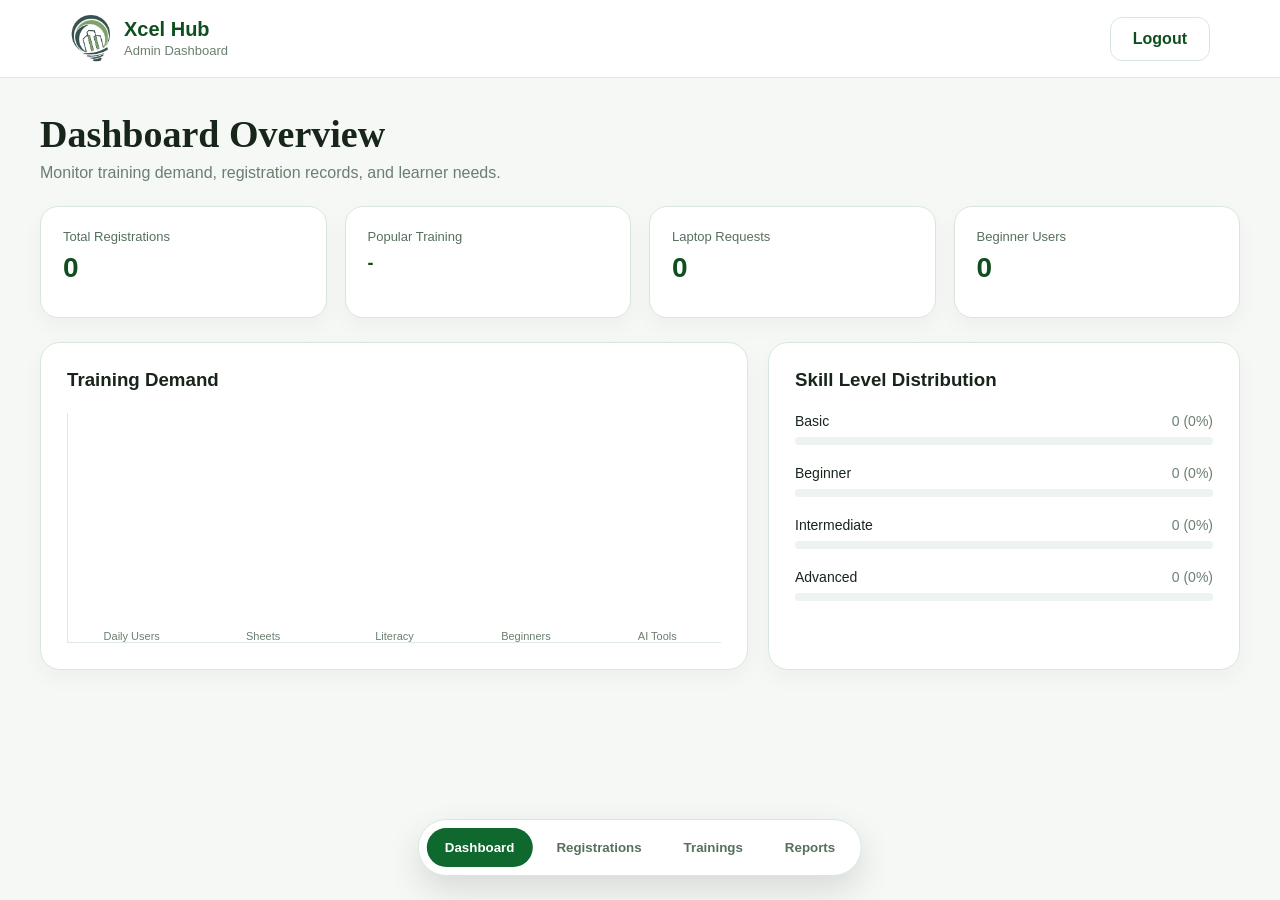
<file: admin.html>
<!DOCTYPE html>
<html lang="en">
<head>
    <meta charset="UTF-8">
    <meta name="viewport" content="width=device-width, initial-scale=1.0">
    <title>Xcel Hub Admin</title>

    <link rel="stylesheet" href="../CSS/admin.css">
</head>

<body class="admin-page">

    <header class="admin-topbar">
        <div class="admin-brand">
            <img src="../Images/logo.png" alt="">
            <div>
                <h3>Xcel Hub</h3>
                <span>Admin Dashboard</span>
            </div>
        </div>

        <a href="index.html" class="admin-logout">Logout</a>
    </header>

    <main class="admin-wrapper">

        <section id="dashboard" class="admin-section active">
            <div class="admin-title">
                <h1>Dashboard Overview</h1>
                <p>Monitor training demand, registration records, and learner needs.</p>
            </div>

            <div class="dashboard-cards">
                <div class="dashboard-card">
                    <p>Total Registrations</p>
                    <h2 id="totalRegistrations">0</h2>
                </div>

                <div class="dashboard-card">
                    <p>Popular Training</p>
                    <h2 id="popularTraining">-</h2>
                </div>

                <div class="dashboard-card">
                    <p>Laptop Requests</p>
                    <h2 id="laptopRequests">0</h2>
                </div>

                <div class="dashboard-card">
                    <p>Beginner Users</p>
                    <h2 id="beginnerUsers">0</h2>
                </div>
            </div>

            <div class="dashboard-grid">

                <div class="dashboard-panel">
                    <h3>Training Demand</h3>

                    <div class="bar-chart">
                        <div>
                            <span id="barDailyUsers" style="height:10%" data-tooltip="Excel for Daily Users: 0 responses"></span>
                            <p>Daily Users</p>
                        </div>

                        <div>
                            <span id="barSheets" style="height:10%" data-tooltip="Google Sheets Mastery: 0 responses"></span>
                            <p>Sheets</p>
                        </div>

                        <div>
                            <span id="barLiteracy" style="height:10%" data-tooltip="Computer Literacy: 0 responses"></span>
                            <p>Literacy</p>
                        </div>

                        <div>
                            <span id="barBeginners" style="height:10%" data-tooltip="Excel for Beginners: 0 responses"></span>
                            <p>Beginners</p>
                        </div>

                        <div>
                            <span id="barAITools" style="height:10%" data-tooltip="Excel Formulas & AI Tools: 0 responses"></span>
                            <p>AI Tools</p>
                        </div>
                    </div>
                </div>

                <div class="dashboard-panel">
                    <h3>Skill Level Distribution</h3>

                    <div class="skill-row">
                        <label>Basic <span id="basicCount">0 (0%)</span></label>
                        <div><span id="basicBar" style="width:0%"></span></div>
                    </div>

                    <div class="skill-row">
                        <label>Beginner <span id="beginnerCount">0 (0%)</span></label>
                        <div><span id="beginnerBar" style="width:0%"></span></div>
                    </div>

                    <div class="skill-row">
                        <label>Intermediate <span id="intermediateCount">0 (0%)</span></label>
                        <div><span id="intermediateBar" style="width:0%"></span></div>
                    </div>

                    <div class="skill-row">
                        <label>Advanced <span id="advancedCount">0 (0%)</span></label>
                        <div><span id="advancedBar" style="width:0%"></span></div>
                    </div>
                </div>

            </div>
        </section>

        <section id="registrations" class="admin-section">
            <div class="admin-title">
                <h1>Registration Records</h1>
                <p>View submitted training registration responses.</p>
            </div>

            <div class="table-card">
                <input type="text" class="admin-search" id="adminSearch" placeholder="Search registrations...">

                <table>
                    <thead>
    <tr>
        <th>Registrant</th>
        <th>Email</th>
        <th>Contact No.</th>
        <th>Training Interest</th>
        <th>Laptop</th>
        <th>Learning Goals</th>
        <th>Excel Usage</th>
        <th>Status</th>
        <th>Action</th>
    </tr>
</thead>

                    <tbody id="registrationTableBody"></tbody>
                </table>
            </div>
        </section>

        <section id="trainingsAdmin" class="admin-section">
            <div class="admin-title">
                <h1>Training Programs</h1>
                <p>Summary of available training interests.</p>
            </div>

            <div class="training-admin-grid" id="trainingAdminGrid"></div>
        </section>

        <section id="reports" class="admin-section">
            <div class="admin-title">
                <h1>Reports</h1>
                <p>Quick admin summary for planning future training schedules.</p>
            </div>

            <div class="report-card">
                <h3>Admin Notes</h3>
                <p id="adminReportText">
                    No registration data yet. Once users submit registration forms,
                    this section will summarize the most requested training and learner needs.
                </p>
            </div>
        </section>

    </main>

    <nav class="admin-bottom-nav">
        <button onclick="showAdminSection('dashboard')" class="active">Dashboard</button>
        <button onclick="showAdminSection('registrations')">Registrations</button>
        <button onclick="showAdminSection('trainingsAdmin')">Trainings</button>
        <button onclick="showAdminSection('reports')">Reports</button>
    </nav>

    <script src="../JS/admin.js"></script>

    <div class="email-modal" id="emailModal">
    <div class="email-box">
        <button class="email-close" onclick="closeEmailModal()">×</button>

        <h2>Email Preview</h2>

        <p class="email-label">Send to:</p>
        <p id="emailTo" class="email-to"></p>

        <p class="email-label">Message:</p>
        <pre id="emailMessage" class="email-message"></pre>

        <a id="openEmailBtn" class="open-email-btn">
            Open Email
        </a>
    </div>
</div>

<div class="delete-modal" id="deleteModal">
    <div class="delete-box">
        <h2>Delete Registration?</h2>

        <p>
            Are you sure you want to delete this registration record?
            This action cannot be undone.
        </p>

        <div class="delete-actions">
            <button class="cancel-delete-btn" onclick="closeDeleteModal()">
                Cancel
            </button>

            <button class="confirm-delete-btn" onclick="confirmDeleteRegistration()">
                Delete
            </button>
        </div>
    </div>
</div>

</body>
</html>
</file>
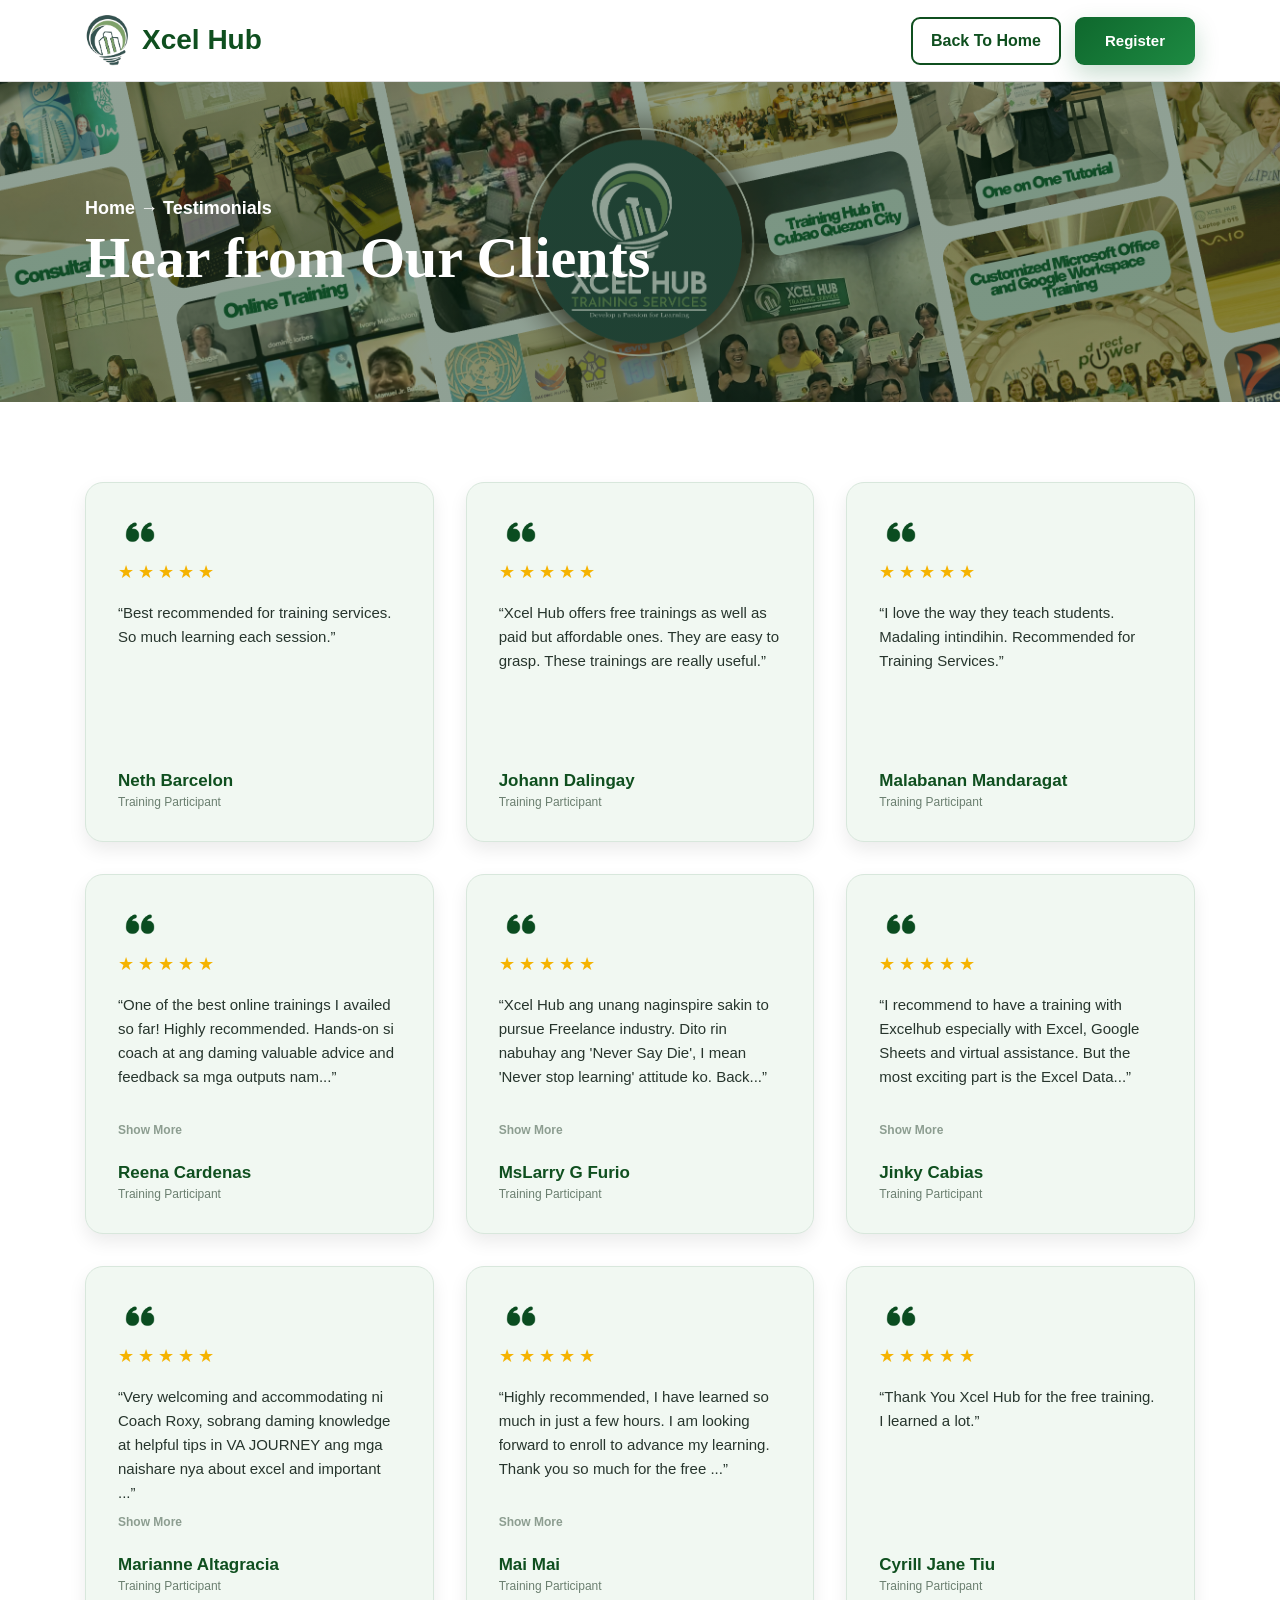
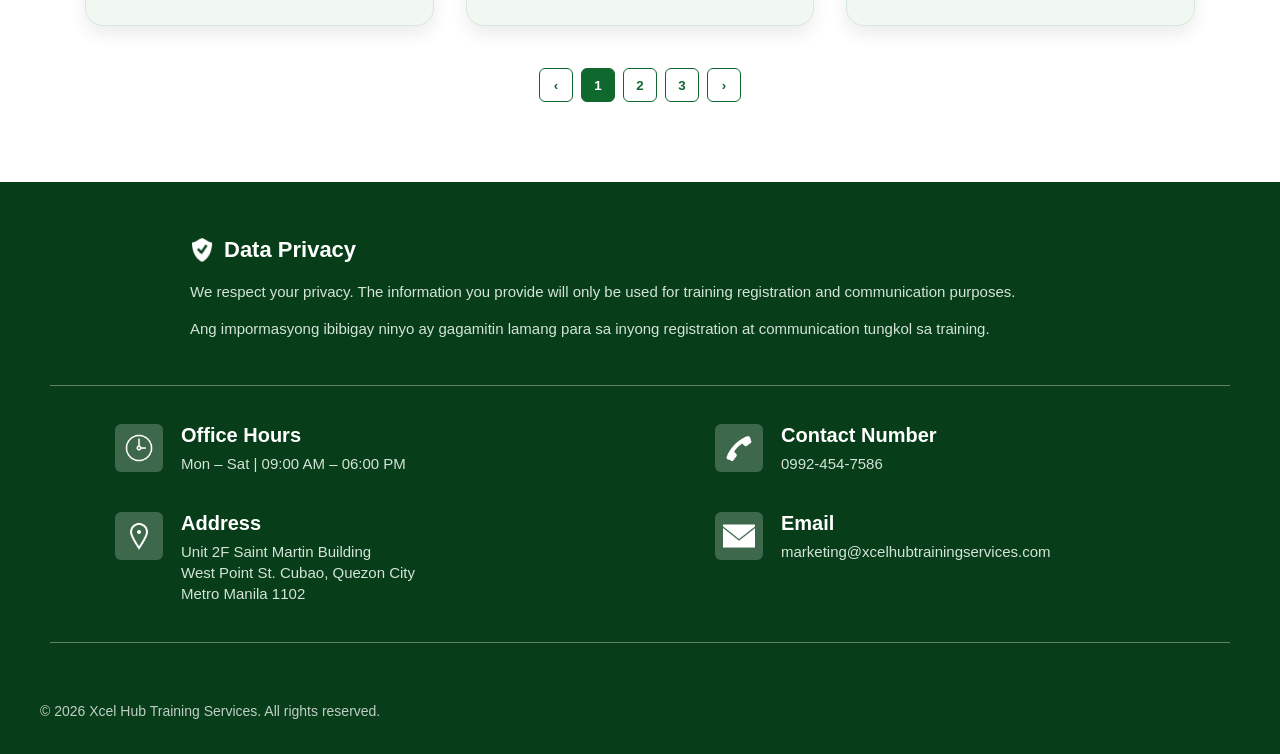
<file: testimonials.html>
<!DOCTYPE html>
<html lang="en">

<head>
    <meta charset="UTF-8">
    <meta name="viewport" content="width=device-width, initial-scale=1.0">

    <title>Xcel Hub Testimonials</title>

    <link rel="stylesheet" href="../CSS/style.css">
</head>

<body>

    <!-- HEADER -->

    <header class="testimonial-header">

        <div class="testimonial-logo">
            <img src="../Images/logo.png" alt="">
            <h2>Xcel Hub</h2>
        </div>

        <div class="testimonial-header-buttons">
            <a href="index.html" class="back-home-btn">
                Back To Home
            </a>

            <a href="index.html#registration" class="register-btn">
                Register
            </a>
        </div>

    </header>


    <!-- HERO -->

    <section class="testimonial-hero">

        <div class="testimonial-hero-content">
            <p>Home → Testimonials</p>

            <h1>
                Hear from Our Clients
            </h1>
        </div>

    </section>


    <!-- TESTIMONIALS -->

    <section class="testimonial-section">

        <div class="testimonial-grid" id="testimonialGrid">

        </div>

        <div class="pagination" id="pagination">

        </div>

    </section>


    <!-- FOOTER -->

    <footer class="footer">

        <div class="footer-privacy">

            <div class="privacy-title">
                <img src="../Images/dataPrivacy.png" alt="">

                <h3>Data Privacy</h3>
            </div>

            <p>
                We respect your privacy. The information you provide will only
                be used for training registration and communication purposes.
            </p>

            <p>
                Ang impormasyong ibibigay ninyo ay gagamitin lamang para
                sa inyong registration at communication tungkol sa training.
            </p>

        </div>

        <hr>

        <div class="footer-info">

            <div class="footer-box">

                <img src="../Images/office_hours.png" alt="">

                <div>
                    <h4>Office Hours</h4>

                    <p>
                        Mon – Sat | 09:00 AM – 06:00 PM
                    </p>
                </div>

            </div>

            <div class="footer-box">

                <img src="../Images/contactNo.png" alt="">

                <div>
                    <h4>Contact Number</h4>

                    <p>0992-454-7586</p>
                </div>

            </div>

            <div class="footer-box">

                <img src="../Images/address.png" alt="">

                <div>
                    <h4>Address</h4>

                    <p>
                        Unit 2F Saint Martin Building <br>
                        West Point St. Cubao, Quezon City <br>
                        Metro Manila 1102
                    </p>
                </div>

            </div>

            <div class="footer-box">

                <img src="../Images/email.png" alt="">

                <div>
                    <h4>Email</h4>

                    <p>
                        marketing@xcelhubtrainingservices.com
                    </p>
                </div>

            </div>

        </div>

        <hr>

        <div class="footer-bottom">
            <p>
                © 2026 Xcel Hub Training Services.
                All rights reserved.
            </p>
        </div>

    </footer>


    <!-- JS -->

    <script src="../JS/testimonials.js"></script>

</body>

</html>
</file>
<file: CSS/admin.css>
* {
    margin: 0;
    padding: 0;
    box-sizing: border-box;
}

body.admin-page {
    font-family: Arial, sans-serif;
    background: #f5f8f5;
    color: #17251b;
    padding: 0;
}

/* TOP BAR */

.admin-topbar {
    height: 78px;
    padding: 0 70px;
    background: white;
    border-bottom: 1px solid #dfe8e1;

    display: flex;
    justify-content: space-between;
    align-items: center;
}

.admin-brand {
    display: flex;
    align-items: center;
    gap: 12px;
}

.admin-brand img {
    width: 42px;
}

.admin-brand h3 {
    color: #0f4f1f;
    font-size: 20px;
}

.admin-brand span {
    font-size: 13px;
    color: #6b7f70;
}

.admin-logout {
    padding: 12px 22px;
    border: 1px solid #d8e7dc;
    border-radius: 12px;
    color: #0f4f1f;
    text-decoration: none;
    font-weight: 700;
    background: white;
}

/* MAIN WRAPPER */

.admin-wrapper {
    max-width: 1280px;
    margin: auto;
    padding: 34px 40px 100px;
}

.admin-title {
    margin-bottom: 24px;
}

.admin-title h1 {
    font-family: Georgia, 'Times New Roman', serif;
    font-size: 38px;
    color: #17251b;
}

.admin-title p {
    margin-top: 8px;
    color: #6b7f70;
}

/* SECTION SWITCHING */

.admin-section {
    display: none;
}

.admin-section.active {
    display: block;
}

/* DASHBOARD CARDS */

.dashboard-cards {
    display: grid;
    grid-template-columns: repeat(4, 1fr);
    gap: 18px;
    margin-bottom: 24px;
}

.dashboard-card {
    min-height: 112px;
    background: white;
    border: 1px solid #d8e7dc;
    border-radius: 18px;
    padding: 22px;

    box-shadow: 0 8px 22px rgba(0,0,0,0.04);
}

.dashboard-card p {
    font-size: 13px;
    color: #55705c;
    margin-bottom: 8px;
}

.dashboard-card h2 {
    font-size: 28px;
    color: #0f4f1f;
}

.dashboard-card:nth-child(2) h2 {
    font-size: 18px;
    line-height: 1.3;
}

/* DASHBOARD PANELS */

.dashboard-grid {
    display: grid;
    grid-template-columns: 1.5fr 1fr;
    gap: 20px;
    margin-bottom: 24px;
}

.dashboard-panel {
    background: white;
    border: 1px solid #d8e7dc;
    border-radius: 20px;
    padding: 26px;
    box-shadow: 0 8px 22px rgba(0,0,0,0.04);
}

.dashboard-panel h3 {
    margin-bottom: 22px;
    color: #17251b;
}

/* FAKE BAR CHART */

.bar-chart {
    height: 230px;
    display: flex;
    align-items: end;
    gap: 24px;
    padding: 20px 10px 0;
    border-left: 1px solid #dfe8e1;
    border-bottom: 1px solid #dfe8e1;
}

.bar-chart div {
    flex: 1;
    height: 100%;
    display: flex;
    flex-direction: column;
    justify-content: end;
    align-items: center;
}

.bar-chart span {
    width: 100%;
    max-width: 70px;
    background: #0f4f1f;
    border-radius: 8px 8px 0 0;
}

.bar-chart p {
    margin-top: 10px;
    font-size: 11px;
    color: #6b7f70;
    text-align: center;
}

/* SKILL DISTRIBUTION */

.skill-row {
    margin-bottom: 20px;
}

.skill-row label {
    display: flex;
    justify-content: space-between;
    font-size: 14px;
    margin-bottom: 8px;
    color: #17251b;
}

.skill-row label span {
    color: #6b7f70;
}

.skill-row div {
    height: 8px;
    background: #edf3ee;
    border-radius: 50px;
    overflow: hidden;
}

.skill-row div span {
    display: block;
    height: 100%;
    background: #0f4f1f;
    border-radius: 50px;
}

/* TABLE */

.table-card {
    background: white;
    border: 1px solid #d8e7dc;
    border-radius: 20px;
    overflow: hidden;
    box-shadow: 0 8px 22px rgba(0,0,0,0.04);
}

.admin-search {
    width: 360px;
    margin: 22px;
    padding: 13px 16px;
    border: 1px solid #d8e7dc;
    border-radius: 12px;
    outline: none;
}

.table-card table {
    width: 100%;
    border-collapse: collapse;
}

.table-card th {
    text-align: left;
    padding: 14px;
    color: #55705c;
    font-size: 13px;
    border-top: 1px solid #edf3ee;
    border-bottom: 1px solid #edf3ee;
}

.table-card td {
    padding: 14px;
    font-size: 14px;
    border-bottom: 1px solid #f0f4f1;
}

/* TRAINING ADMIN */

.training-admin-grid {
    display: grid;
    grid-template-columns: repeat(2, 1fr);
    gap: 18px;
}

.training-admin-card,
.report-card {
    background: white;
    border: 1px solid #d8e7dc;
    border-radius: 20px;
    padding: 26px;
    box-shadow: 0 8px 22px rgba(0,0,0,0.04);
}

.training-admin-card h3,
.report-card h3 {
    color: #0f4f1f;
    margin-bottom: 10px;
}

.training-admin-card p,
.report-card p {
    color: #55705c;
    line-height: 1.6;
    margin-bottom: 14px;
}

.training-admin-card span {
    display: inline-block;
    padding: 8px 14px;
    border-radius: 50px;
    background: #e7f3e9;
    color: #0f682d;
    font-size: 13px;
    font-weight: 700;
}

/* BOTTOM NAV */

.admin-bottom-nav {
    position: fixed;
    left: 50%;
    bottom: 24px;
    transform: translateX(-50%);

    background: white;
    border: 1px solid #d8e7dc;
    border-radius: 50px;
    padding: 8px;

    display: flex;
    gap: 6px;
    box-shadow: 0 14px 34px rgba(0,0,0,0.12);
}

.admin-bottom-nav button {
    border: none;
    background: transparent;
    padding: 12px 18px;
    border-radius: 50px;
    cursor: pointer;

    color: #55705c;
    font-weight: 700;
}

.admin-bottom-nav button.active {
    background: #0f682d;
    color: white;
}

/* RESPONSIVE */

@media (max-width: 900px) {
    .admin-topbar {
        padding: 0 24px;
    }

    .admin-wrapper {
        padding: 28px 20px 120px;
    }

    .dashboard-cards,
    .dashboard-grid,
    .training-admin-grid {
        grid-template-columns: 1fr;
    }

    .table-card {
    overflow-x: hidden;
    }

    .admin-search {
        width: calc(100% - 44px);
    }

    .admin-bottom-nav {
        width: 92%;
        overflow-x: auto;
        justify-content: flex-start;
    }
}

/*Action*/

.table-card {
    background: white;
    border: 1px solid #dce8df;
    border-radius: 22px;
    padding: 24px;
    box-shadow: 0 8px 20px rgba(0,0,0,0.04);
    overflow-x: hidden;
    width: 100%;
}

.table-card table {
    width: 100%;
    border-collapse: collapse;
    table-layout: fixed;
}

.table-card thead,
.table-card tbody tr {
    display: table;
    width: 100%;
    table-layout: fixed;
}

.table-card tbody {
    display: block;
    max-height: 620px;
    overflow-y: auto;
    overflow-x: hidden;
}

.table-card th,
.table-card td {
    padding: 14px 8px;
    vertical-align: middle;
    border-bottom: 1px solid #eef3ef;
    font-size: 12.5px;
    color: #17251b;
}

.table-card th {
    color: #355d3d;
    font-weight: 700;
    text-align: left;
}

/* COLUMN WIDTHS */
.table-card th:nth-child(1),
.table-card td:nth-child(1) { width: 13%; }

.table-card th:nth-child(2),
.table-card td:nth-child(2) { width: 16%; }

.table-card th:nth-child(3),
.table-card td:nth-child(3) { width: 12%; }

.table-card th:nth-child(4),
.table-card td:nth-child(4) { width: 14%; }

.table-card th:nth-child(5),
.table-card td:nth-child(5) { width: 5%; }

.table-card th:nth-child(6),
.table-card td:nth-child(6) { width: 17%; }

.table-card th:nth-child(7),
.table-card td:nth-child(7) { width: 9%; }

.table-card th:nth-child(8),
.table-card td:nth-child(8) {
    width: 6%;
    text-align: center;
}

.table-card th:nth-child(9),
.table-card td:nth-child(9) {
    width: 9%;
    text-align: left;
    padding-left: 22px;
}

/* CELL FIXES */
.registrant-cell span {
    display: block;
    margin-top: 4px;
    font-size: 12px;
    color: #98a29b;
    font-weight: 500;
}

.email-cell {
    word-break: break-word;
    overflow-wrap: anywhere;
    line-height: 1.4;
}

.message-cell {
    line-height: 1.4;
    word-break: break-word;
}

/* STATUS */
.status-badge {
    display: inline-flex;
    align-items: center;
    justify-content: center;
    padding: 6px 10px;
    border-radius: 50px;
    font-size: 11px;
    font-weight: 700;
    white-space: nowrap;
}

.status-badge.interested {
    background: #fff4d6;
    color: #9a6700;
}

.status-badge.contacted {
    background: #e7f3e9;
    color: #0f682d;
}

/* ACTION ICONS */
.action-buttons {
    display: flex;
    justify-content: center;
    align-items: center;
    gap: 8px;
    height: 100%;
    min-height: 48px;
}

.table-card td:nth-child(9) {
    vertical-align: middle;
}

.email-record-btn,
.delete-record-btn {
    border: none;
    background: transparent;
    cursor: pointer;
    padding: 0;
    display: flex;
    justify-content: center;
    align-items: center;
}

.email-record-btn img,
.delete-record-btn img {
    width: 15px;
    height: 15px;
    object-fit: contain;
}

.email-record-btn:hover,
.delete-record-btn:hover {
    transform: scale(1.12);
    opacity: 0.8;
}

/* EMAIL MODAL */
.email-modal,
.delete-modal {
    position: fixed;
    inset: 0;
    background: rgba(0,0,0,0.45);
    display: none;
    justify-content: center;
    align-items: center;
    z-index: 99999;
}

.email-modal.active,
.delete-modal.active {
    display: flex;
}

.email-box,
.delete-box {
    width: 100%;
    max-width: 520px;
    background: white;
    border-radius: 22px;
    padding: 32px;
    position: relative;
    box-shadow: 0 20px 60px rgba(0,0,0,0.25);
}

.email-close {
    position: absolute;
    top: 16px;
    right: 20px;
    border: none;
    background: none;
    font-size: 28px;
    cursor: pointer;
}

.email-box h2 {
    color: #0f4f1f;
    margin-bottom: 18px;
}

.email-label {
    color: #6b7f70;
    font-size: 13px;
    font-weight: 700;
    margin-top: 14px;
}

.email-to {
    margin-top: 6px;
    font-weight: 700;
}

.email-message {
    margin-top: 10px;
    background: #f4faf4;
    border: 1px solid #dce8df;
    border-radius: 14px;
    padding: 16px;
    white-space: pre-wrap;
    font-family: Arial, sans-serif;
    line-height: 1.5;
}

.open-email-btn {
    display: block;
    text-align: center;
    margin-top: 20px;
    padding: 14px;
    border-radius: 50px;
    background: #0f682d;
    color: white;
    text-decoration: none;
    font-weight: 700;
}

/* DELETE MODAL */
.delete-box {
    max-width: 420px;
    text-align: center;
}

.delete-box h2 {
    color: #b42318;
    margin-bottom: 12px;
}

.delete-box p {
    color: #6b7f70;
    line-height: 1.5;
    margin-bottom: 26px;
}

.delete-actions {
    display: flex;
    gap: 12px;
}

.cancel-delete-btn,
.confirm-delete-btn {
    flex: 1;
    border: none;
    padding: 14px;
    border-radius: 50px;
    font-weight: 700;
    cursor: pointer;
}

.cancel-delete-btn {
    background: #eef4ef;
    color: #355d3d;
}

.confirm-delete-btn {
    background: #d62828;
    color: white;

    
}
.table-card th:nth-child(8),
.table-card td:nth-child(8) {
    width: 7% !important;
    text-align: center !important;
}

.table-card th:nth-child(9),
.table-card td:nth-child(9) {
    width: 8% !important;
    text-align: center !important;
    padding-left: 0 !important;
    padding-right: 0 !important;
}

.table-card td.action-buttons {
    display: table-cell !important;
    vertical-align: middle !important;
    text-align: center !important;
}

.table-card td.action-buttons button {
    display: inline-flex !important;
    vertical-align: middle !important;
    margin: 0 4px !important;
}

.table-card td.action-buttons img {
    width: 15px !important;
    height: 15px !important;
}
</file>
<file: CSS/style.css>
html,
body {
    overflow-x: hidden;
}

* {
    margin: 0;
    padding: 0;
    box-sizing: border-box;
}

html {
    scroll-behavior: smooth;
}

body {
    font-family: Arial, sans-serif;
    background-color: #f7faf7;
    color: #17251b;

    overflow-x: hidden;
    padding-top: 90px;
}

/* HEADER */

.header {
    width: 100%;
    height: 70px;
    padding: 0 70px;

    display: flex;
    justify-content: space-between;
    align-items: center;

    position: fixed;
    top: 0;
    left: 0;

    z-index: 9999;

    background: rgba(255, 255, 255, 0.88);
    backdrop-filter: blur(12px);

    border-bottom: 1px solid rgba(15, 79, 31, 0.08);
}

/* LOGO */

.logo-area {
    display: flex;
    align-items: center;
    gap: 10px;
}

.logo-area img {
    width: 42px;
}

.logo-area h2,
.logo-area span {
    font-size: 22px;
    font-weight: 800;
    color: #0f4f1f;
}

/* NAV */

.nav-links {
    display: flex;
    align-items: center;
    gap: 34px;
}

.nav-links a {
    position: relative;

    color: #1e2a21;
    text-decoration: none;

    font-size: 15px;
    font-weight: 600;

    transition: 0.3s;
}

.nav-links a:hover {
    color: #0f682d;
}

.nav-links a::after {
    content: "";

    position: absolute;
    left: 0;
    bottom: -6px;

    width: 0%;
    height: 2px;

    background-color: #0f682d;

    transition: 0.3s;
}

.nav-links a:hover::after {
    width: 100%;
}

/* REGISTER BUTTON */

.register-btn {
    display: inline-flex;
    align-items: center;
    justify-content: center;

    padding: 13px 28px;

    background: linear-gradient(
        135deg,
        #0f682d,
        #1d8a42
    );

    color: white;
    text-decoration: none;

    font-size: 15px;
    font-weight: 600;

    border-radius: 50px;

    border: none;

    box-shadow: 0 10px 24px rgba(15, 104, 45, 0.22);

    transition: 0.3s ease;
}

.register-btn:hover {
    transform: translateY(-2px);

    background: linear-gradient(
        135deg,
        #0d5d28,
        #23994a
    );

    box-shadow: 0 16px 30px rgba(15, 104, 45, 0.28);
}

.register-btn:hover {
    background-color: #0b4f22;
    transform: translateY(-2px);
}

/* BODY FIX */

body {
    padding-top: 70px;
}

/* HOME BUTTONS */

.home-buttons {
    display: flex;
    gap: 16px;
    margin-top: 12px;
}

.home-buttons a {
    padding: 15px 28px;
    border-radius: 12px;

    font-size: 15px;
    font-weight: 700;

    text-decoration: none;

    transition: 0.3s;
}

/* VIEW TRAININGS */

.view-btn {
    background: rgba(255,255,255,0.12);

    border: 1.5px solid rgba(255,255,255,0.55);

    color: white;

    backdrop-filter: blur(10px);
}

.view-btn:hover {
    background: white;
    color: #0f4f1f;
}

/* VIEW TESTIMONIALS */

.home-buttons .register-btn {
    background-color: #0f682d;
    border: 1.5px solid #0f682d;
}

.home-buttons .register-btn:hover {
    background-color: #0b4f22;
}

/* HOME */

.home-section {
    height: 100vh;
    margin-top: -82px;

    padding-top: 170px;
    padding-left: 85px;
    padding-right: 85px;

    position: relative;

    display: flex;
    align-items: center;

    background:
        linear-gradient(
            90deg,
            rgba(4, 35, 14, 0.86) 0%,
            rgba(4, 35, 14, 0.68) 38%,
            rgba(4, 35, 14, 0.28) 100%
        ),
        url("../../Images/landingcover.png");

    background-size: cover;
    background-position: center;
    background-repeat: no-repeat;
}

.home-content {
    max-width: 690px;
    text-align: left;
    color: white;
    z-index: 2;
}

.home-tagline {
    display: inline-block;

    padding: 12px 22px;
    margin-bottom: 26px;

    background: rgba(255, 255, 255, 0.18);
    backdrop-filter: blur(8px);

    border: 1px solid rgba(255,255,255,0.12);
    border-radius: 50px;

    color: white;
    font-size: 15px;
    font-weight: 600;

    letter-spacing: 0.3px;
}

/* TITLE */

.home-content h1 {
    font-family: Georgia, 'Times New Roman', serif;

    font-size: 72px;
    line-height: 1.20;

    margin-bottom: 18px;

    color: white;

    letter-spacing: -2px;
}

/* XCEL HUB GREEN */

.home-content h1 span {
    color: #9bd39f;
}

/* DESCRIPTION */

.home-description {
    max-width: 560px;

    font-size: 18px;
    line-height: 1.55;

    color: #eef7ef;

    margin-bottom: 28px;
}

.home-subdescription {
    display: none;
}

.home-buttons {
    display: flex;
    gap: 18px;
    flex-wrap: wrap;
}

.home-buttons a {
    min-width: 185px;
    text-align: center;
}

/* RESPONSIVE */

@media (max-width: 900px) {

    .home-section {
        height: auto;
        min-height: 100vh;

        margin-top: -82px;

        padding-top: 150px;
        padding-left: 28px;
        padding-right: 28px;
        padding-bottom: 80px;

        background-position: center;
    }

    .home-content h1 {
        font-size: 52px;
        line-height: 1;
    }

    .home-description {
        font-size: 18px;
    }

    .home-buttons {
        flex-direction: column;
        width: 100%;
    }

    .home-buttons a {
        width: 100%;
    }
}

/* ABOUT */

.about-section {
    width: 100%;
    background-color: #eaf6ec;
    padding: 90px 80px;
}

.trusted-clients,
.about-main {
    text-align: center;
}

.trusted-clients h4 {
    color: #0f4f1f;
    font-size: 18px;
    letter-spacing: 1px;
    margin-bottom: 15px;
}

.trusted-clients p,
.about-main p {
    color: #49645a;
    font-size: 18px;
    line-height: 1.6;
}

.stats-container {
    margin: 70px auto 90px;
    display: grid;
    grid-template-columns: repeat(3, 1fr);
    gap: 35px;
    max-width: 1200px;
}

.stat-box {
    background: white;
    padding: 45px 30px;
    border: 1px solid #cfded3;
    border-radius: 18px;
    box-shadow: 0 8px 20px rgba(0,0,0,0.06);
}

.stat-box h2 {
    color: #0f682d;
    font-size: 42px;
}

.stat-box span {
    color: #49645a;
    font-size: 16px;
}

.about-main {
    max-width: 1250px;
    margin: auto;
}

.about-main h2,
.trainer-section h2 {
    font-family: Georgia, 'Times New Roman', serif;
    color: #17251b;
}

.about-main h2 {
    font-size: 48px;
    margin-bottom: 22px;
}

.about-image {
    width: 100%;
    max-width: 1050px;
    margin: 45px auto 55px;
    display: block;
    border-radius: 18px;
}

.features-container {
    display: grid;
    grid-template-columns: repeat(4, 1fr);
    gap: 28px;
    margin-bottom: 100px;
}

.about-card {
    background: white;
    border: 1px solid #cfded3;
    border-radius: 16px;
    padding: 32px 24px;
    text-align: left;
    box-shadow: 0 8px 18px rgba(0,0,0,0.06);
}

.about-card img {
    width: 42px;
    margin-bottom: 18px;
}

.about-card h3 {
    color: #0f4f1f;
    font-size: 20px;
    margin-bottom: 12px;
}

.about-card p {
    font-size: 15px;
}

.trainer-section h2 {
    font-size: 46px;
    margin-bottom: 45px;
}

.trainer-card {
    max-width: 850px;
    margin: auto;
    display: flex;
    gap: 45px;
    align-items: center;
    text-align: left;
}

.trainer-card img {
    width: 230px;
    height: 230px;
    object-fit: cover;
    border-radius: 25px;
}

.trainer-info h3 {
    font-size: 28px;
    color: #17251b;
}

.trainer-info span {
    display: block;
    color: #0f682d;
    font-weight: bold;
    margin: 8px 0 22px;
}

.trainer-info p {
    font-size: 17px;
}

/* TRAININGS */

.trainings-section {
    width: 100%;
    padding: 110px 80px 0;
    background-color: #0f4f1f;
    color: white;
}

.trainings-header {
    text-align: center;
    margin-bottom: 60px;
}

.trainings-header h2 {
    font-family: Georgia, 'Times New Roman', serif;
    font-size: 52px;
    margin-bottom: 18px;
}

.trainings-header p {
    max-width: 650px;
    margin: auto;
    font-size: 18px;
    line-height: 1.6;
    color: #d7e8dc;
}

.training-cards {
    max-width: 1150px;
    margin: auto;
    padding-bottom: 90px;
    display: grid;
    grid-template-columns: repeat(3, 1fr);
    gap: 28px;
}

.training-card {
    background-color: rgba(255, 255, 255, 0.10);
    padding: 35px 30px;
    border-radius: 18px;
    transition: 0.3s;
}

.training-card:hover {
    transform: translateY(-8px);
    background-color: rgba(255, 255, 255, 0.16);
}

.training-card img {
    width: 42px;
    margin-bottom: 22px;
}

.training-card h3 {
    font-size: 22px;
    margin-bottom: 15px;
}

.training-card p {
    font-size: 16px;
    line-height: 1.6;
    color: #d7e8dc;
}

/* TRAINING SCHEDULE */

.schedule-section {
    width: 100vw;
    margin-left: calc(-50vw + 50%);
    background-color: #f4f9f3;
    padding: 90px 20px;
    text-align: center;
}

.schedule-container {
    max-width: 700px;
    margin: auto;
}

.schedule-container h2,
.schedule-section h2 {
    font-size: 42px;
    font-weight: bold;
    color: #111;
    margin-bottom: 18px;
}

.schedule-container p,
.schedule-section p {
    font-size: 17px;
    color: #5d6e65;
    margin-bottom: 35px;
}

.schedule-buttons {
    display: flex;
    justify-content: center;
    gap: 16px;
    flex-wrap: wrap;
    margin-bottom: 40px;
}

.facebook-btn,
.schedule-register-btn {
    display: inline-flex;
    align-items: center;
    justify-content: center;
    gap: 10px;
    padding: 16px 28px;
    border-radius: 10px;
    text-decoration: none;
    font-weight: bold;
    font-size: 14px;
    transition: 0.3s;
}

.facebook-btn {
    background-color: white;
    color: #0f4f1f;
    border: 1px solid #d4e3d7;
}

.facebook-btn:hover {
    transform: translateY(-4px);
}

.facebook-btn img {
    width: 18px;
    height: 18px;
}

.schedule-register-btn {
    background-color: #0f682d;
    color: white;
}

.schedule-register-btn:hover {
    background-color: #0c5624;
}

.follow-us {
    max-width: 450px;
    margin: 30px auto 18px;
    display: flex;
    align-items: center;
    justify-content: center;
    gap: 18px;
}

.follow-us span {
    flex: 1;
    height: 1px;
    background-color: #d6e0d5;
}

.follow-us p {
    margin: 0;
    font-size: 15px;
    color: #5d6e65;
}

.social-icons {
    display: flex;
    justify-content: center;
    gap: 14px;
}

.social-icons a {
    width: 44px;
    height: 44px;
    display: flex;
    align-items: center;
    justify-content: center;
    background-color: white;
    border: 1px solid #d4e3d7;
    border-radius: 10px;
    transition: 0.3s;
}

.social-icons a:hover {
    transform: translateY(-5px);
    background-color: #eef5ee;
}

.social-icons img {
    width: 20px;
    height: 20px;
    object-fit: contain;
}

/* RESPONSIVE */

@media (max-width: 900px) {
    .header {
        padding: 18px 25px;
        flex-direction: column;
        gap: 18px;
    }

    .nav-links {
        flex-wrap: wrap;
        justify-content: center;
    }

    .home-content h1 {
        font-size: 48px;
    }

    .stats-container,
    .training-cards {
        grid-template-columns: 1fr;
    }

    .features-container {
        grid-template-columns: repeat(2, 1fr);
    }

    .trainer-card {
        flex-direction: column;
        text-align: center;
    }
}

@media (max-width: 600px) {
    .home-section,
    .about-section,
    .trainings-section {
        padding-left: 25px;
        padding-right: 25px;
    }

    .features-container {
        grid-template-columns: 1fr;
    }

    .home-content h1 {
        font-size: 40px;
    }
}
/* FOOTER */

.footer {
    background-color: #073d18;
    color: white;
    padding: 55px 0 35px;
}

.footer > * {
    max-width: 1180px;
    margin-left: auto;
    margin-right: auto;
}

.privacy-section {
    max-width: 900px;
    margin-bottom: 45px;
}

.privacy-header {
    display: flex;
    align-items: center;
    gap: 10px;
    margin-bottom: 18px;
}

.privacy-header img {
    width: 24px;
    height: 24px;
    object-fit: contain;
}

.privacy-header h3 {
    font-size: 22px;
}

.privacy-section p {
    color: #d4e4d8;
    line-height: 1.5;
    font-size: 15px;
    margin-bottom: 14px;
}

.footer hr {
    border: none;
    height: 1px;
    background-color: rgba(255,255,255,0.35);
    margin: 38px auto;
    max-width: 1180px;
}

.footer-info {
    max-width: 1040px;
    display: grid;
    grid-template-columns: 1fr 1fr;
    gap: 38px 150px;
}

.footer-box {
    display: flex;
    align-items: flex-start;
    gap: 18px;
}

.footer-box img {
    width: 48px;
    height: 48px;
    object-fit: contain;
    background-color: rgba(255,255,255,0.22);
    padding: 8px;
    border-radius: 6px;
}

.footer-box h4 {
    font-size: 20px;
    margin-bottom: 6px;
}

.footer-box p {
    color: #d4e4d8;
    line-height: 1.4;
    font-size: 15px;
}

.footer-bottom {
    text-align: center;
}

.footer-bottom p {
    color: #d4e4d8;
    font-size: 14px;
}
/* REGISTRATION MODAL */

.registration-modal {
    position: fixed;
    inset: 0;
    z-index: 10000;
    display: none;
    justify-content: center;
    align-items: center;
    background-color: rgba(0, 0, 0, 0.65);
    padding: 24px;
}

.registration-modal.active {
    display: flex;
}

.registration-container {
    width: 100%;
    max-width: 620px;
    max-height: 88vh;
    overflow-y: auto;

    background-color: #ffffff;
    padding: 34px 42px;
    border-radius: 20px;
    border: 1px solid #d8e5da;
    box-shadow: 0 25px 70px rgba(0, 0, 0, 0.35);

    position: relative;
}

/* scrollbar */
.registration-container::-webkit-scrollbar {
    width: 8px;
}

.registration-container::-webkit-scrollbar-track {
    background: transparent;
    margin: 18px 0;
}

.registration-container::-webkit-scrollbar-thumb {
    background-color: #8faa94;
    border-radius: 999px;
}

.close-modal {
    position: absolute;
    top: 22px;
    right: 26px;

    width: 32px;
    height: 32px;

    background-color: #f4f9f3;
    border: 1px solid #d8e5da;
    border-radius: 50%;

    font-size: 22px;
    line-height: 28px;
    cursor: pointer;
}

.registration-container h2 {
    text-align: center;
    margin-bottom: 36px;

    font-size: 30px;
    color: #111;
}

.registration-form {
    display: flex;
    flex-direction: column;
    gap: 13px;
}

.registration-form h4 {
    margin-top: 20px;
    padding-top: 18px;

    border-top: 1px solid #e4eee6;

    font-size: 16px;
    color: #0f4f1f;
}

.registration-form h4:first-of-type {
    margin-top: 0;
    padding-top: 0;
    border-top: none;
}

.form-note {
    margin-top: -8px;
    margin-bottom: 10px;

    font-size: 12px;
    color: #6b7f70;
}

.registration-form label {
    font-weight: bold;
    font-size: 13px;
    margin-top: 4px;
    color: #17251b;
}

.registration-form input,
.registration-form select,
.registration-form textarea {
    width: 100%;
    padding: 13px 14px;

    border: 1px solid #cfded3;
    border-radius: 10px;

    font-size: 14px;
    outline: none;
    background-color: white;
}

.registration-form input:focus,
.registration-form select:focus,
.registration-form textarea:focus {
    border-color: #0f682d;
    box-shadow: 0 0 0 3px rgba(15, 104, 45, 0.12);
}

.registration-form textarea {
    min-height: 82px;
    resize: vertical;
}

.form-group {
    display: grid;
    grid-template-columns: 1.1fr 0.55fr 1.1fr;
    gap: 12px;
}

.form-group div {
    display: flex;
    flex-direction: column;
    gap: 7px;
}

.choice-group,
.skill-grid {
    display: grid;
    grid-template-columns: repeat(2, 1fr);
    gap: 12px;
}

.choice-group button,
.skill-grid button {
    padding: 12px;

    border: 1px solid #cfded3;
    background-color: white;
    border-radius: 10px;

    cursor: pointer;
    font-weight: 600;
    color: #17251b;

    transition: 0.3s;
}

.choice-group button:hover,
.skill-grid button:hover {
    background-color: #eaf6ec;
    border-color: #0f682d;
    color: #0f4f1f;
}

.submit-registration {
    margin-top: 22px;
    padding: 15px;

    background-color: #0f4f1f;
    color: white;

    border: none;
    border-radius: 10px;

    font-weight: bold;
    font-size: 15px;
    cursor: pointer;

    transition: 0.3s;
}

.submit-registration:hover {
    background-color: #0c3f19;
}

.form-footer-note {
    text-align: center;
    font-size: 12px;
    color: #7b8b80;
    margin-top: 12px;
    line-height: 1.5;
}

@media (max-width: 650px) {
    .registration-container {
        padding: 28px 24px;
    }

    .form-group {
        grid-template-columns: 1fr;
    }
}
/* TESTIMONIALS PAGE */

body:has(.testimonial-header) {
    padding-top: 0;
    background-color: white;
}

/* HEADER */

.testimonial-header {
    width: 100%;
    height: 82px;
    padding: 0 85px;
    background-color: white;
    border-bottom: 1px solid #dcdcdc;

    display: flex;
    justify-content: space-between;
    align-items: center;

    position: sticky;
    top: 0;
    z-index: 1000;
}

.testimonial-logo {
    display: flex;
    align-items: center;
    gap: 12px;
}

.testimonial-logo img {
    width: 45px;
}

.testimonial-logo h2,
.testimonial-logo span {
    font-size: 28px;
    color: #0f4f1f;
    font-weight: bold;
}

.testimonial-header-buttons,
.testimonial-nav {
    display: flex;
    align-items: center;
    gap: 14px;
}

.back-home-btn,
.back-btn {
    display: inline-flex;
    align-items: center;
    justify-content: center;

    min-width: 150px;
    height: 48px;

    border: 2px solid #0f4f1f;
    border-radius: 9px;

    color: #0f4f1f;
    background-color: white;

    text-decoration: none;
    font-weight: bold;
}

.testimonial-header-buttons .register-btn,
.testimonial-nav .register-btn {
    display: inline-flex;
    align-items: center;
    justify-content: center;

    min-width: 120px;
    height: 48px;

    border-radius: 9px;
    text-decoration: none;
}

/* HERO */

.testimonial-hero {
    height: 320px;
    background:
        linear-gradient(rgba(7, 45, 18, 0.45), rgba(7, 45, 18, 0.45)),
        url("../../Images/about_image.png");

    background-size: cover;
    background-position: center;
    background-repeat: no-repeat;

    display: flex;
    align-items: center;

    padding: 0 85px;
    color: white;
}

.testimonial-hero-content {
    max-width: 900px;
}

.testimonial-hero-content p,
.testimonial-hero p {
    font-size: 18px;
    font-weight: bold;
    margin-bottom: 10px;
    color: white;
}

.testimonial-hero-content h1,
.testimonial-hero h1 {
    font-family: Georgia, 'Times New Roman', serif;
    font-size: 58px;
    line-height: 1;
    color: white;
}

/* TESTIMONIALS */

.testimonial-section {
    background-color: white;
    padding: 80px 85px;
}

.testimonial-grid {
    max-width: 1180px;
    margin: auto;

    display: grid;
    grid-template-columns: repeat(3, 1fr);
    gap: 32px;
    align-items: stretch;
}

.testimonial-card {
    background-color: #f1f8f2;

    height: 360px;
    padding: 32px;

    border-radius: 18px;
    border: 1px solid #d8e7dc;
    box-shadow: 0 8px 18px rgba(0,0,0,0.08);

    display: flex;
    flex-direction: column;
}

.quote-icon {
    width: 44px;
    height: 34px;
    object-fit: contain;

    opacity: 1;
    margin-bottom: 12px;

    filter: brightness(0) saturate(100%) invert(20%) sepia(48%) saturate(1014%) hue-rotate(91deg) brightness(92%) contrast(92%);
}

.stars {
    color: #f5b301;
    font-size: 18px;
    letter-spacing: 4px;
    margin-bottom: 18px;
}

.testimonial-text,
.testimonial-card p {
    color: #27352d;
    font-size: 15px;
    line-height: 1.6;

    margin-bottom: 10px;

    min-height: 120px;
    max-height: 120px;
    overflow: hidden;
}

.testimonial-card:has(.show-more-btn) .testimonial-text {
    min-height: 120px;
    max-height: 120px;
}

.show-more-btn {
    display: inline-block;

    width: fit-content;

    border: none;
    background: none;

    color: #0f682d;
    font-size: 13px;
    font-weight: 600;

    cursor: pointer;
    padding: 0;
    margin-bottom: 14px;

    opacity: 0.75;
}

.show-more-btn:hover {
    opacity: 1;
    text-decoration: underline;
}

.show-placeholder {
    display: block;
    height: 29px;
    margin-bottom: 14px;
}

.testimonial-card h4 {
    color: #0f4f1f;
    font-size: 17px;
    margin-top: auto;
    margin-bottom: 4px;
}

.testimonial-card span,
.participant-label {
    color: #6b7f70;
    font-size: 12px;
}

/* PAGINATION */

.pagination {
    margin-top: 42px;

    display: flex;
    justify-content: center;
    align-items: center;
    gap: 8px;
}

.pagination button {
    width: 34px;
    height: 34px;

    border: 1px solid #0f682d;
    color: #0f682d;
    background: white;

    border-radius: 6px;
    cursor: pointer;

    font-weight: 600;
}

.pagination button:hover,
.pagination .active-page {
    background: #0f682d;
    color: white;
}

/* FOOTER EXTRA */

.footer-privacy {
    max-width: 900px;
    margin-bottom: 45px;
}

.privacy-title {
    display: flex;
    align-items: center;
    gap: 10px;
    margin-bottom: 18px;
}

.privacy-title img {
    width: 24px;
    height: 24px;
}

.privacy-title h3 {
    font-size: 22px;
}

.footer-privacy p {
    color: #d4e4d8;
    line-height: 1.5;
    font-size: 15px;
    margin-bottom: 14px;
}

/* FORM SELECTED BUTTONS */

.choice-group button.selected,
.skill-grid button.selected {
    background-color: #e7f3e9;
    color: #0f4f1f;
    border: 2px solid #0f682d;
}

/* SUCCESS MODAL */

.success-modal {
    position: fixed;
    inset: 0;
    z-index: 99999;
    display: none;
    justify-content: center;
    align-items: center;
    background-color: rgba(0, 0, 0, 0.65);
}

.success-modal.active {
    display: flex;
}

.success-box {
    width: 100%;
    max-width: 430px;
    background: white;
    border-radius: 18px;
    padding: 36px 32px;
    text-align: center;
    position: relative;
    box-shadow: 0 18px 45px rgba(0,0,0,0.25);
}

.success-close {
    position: absolute;
    top: 16px;
    right: 20px;
    border: none;
    background: none;
    font-size: 32px;
    color: #777;
    cursor: pointer;
}

.success-icon {
    width: 78px;
    height: 78px;
    background-color: #0f682d;
    color: white;
    border-radius: 50%;
    margin: 0 auto 20px;

    display: flex;
    justify-content: center;
    align-items: center;

    font-size: 42px;
    font-weight: bold;
}

.success-box h2 {
    font-size: 28px;
    margin-bottom: 12px;
    color: #111;
}

.success-box p {
    color: #666;
    line-height: 1.5;
    margin-bottom: 24px;
}

.success-home-btn {
    width: 100%;
    display: block;
    padding: 14px;
    background-color: #0f682d;
    color: white;
    border: none;
    border-radius: 8px;
    text-decoration: none;
    font-weight: bold;
    cursor: pointer;
}
body {
    padding-top: 82px;
}

.trainer-buttons {
    margin-top: 28px;
}

.portfolio-btn {
    display: inline-flex;
    align-items: center;
    gap: 10px;

    padding: 14px 26px;

    background: linear-gradient(
        135deg,
        #0f682d,
        #1d8a42
    );

    color: white;
    text-decoration: none;

    font-size: 15px;
    font-weight: 600;

    border-radius: 50px;

    box-shadow: 0 10px 24px rgba(15, 104, 45, 0.22);

    transition: 0.3s ease;
}

.portfolio-btn:hover {
    transform: translateY(-3px);

    box-shadow: 0 16px 30px rgba(15, 104, 45, 0.28);

    background: linear-gradient(
        135deg,
        #0d5d28,
        #23994a
    );
}

/* ========================================
   FOOTER BOTTOM
======================================== */

.footer-bottom{
    width: 100%;
    max-width: 1200px;

    margin: 0 auto;
    padding-top: 22px;

    border-top: none;

    display: flex;
    justify-content: space-between;
    align-items: center;
}

.footer-bottom p{
    color: rgba(255,255,255,0.75);
    font-size: 14px;
}
.footer-info{
    width: 100%;
    max-width: 1050px;

    margin: 0 auto;
}

.privacy-section{
    max-width: 900px;
    margin: 0 auto 45px;
}

.admin-login-link{
    color: rgba(255,255,255,0.7);
    text-decoration: none;
    font-size: 14px;
    font-weight: 500;

    transition: 0.3s ease;
}

.admin-login-link:hover{
    color: white;
    text-shadow: 0 0 10px rgba(255,255,255,0.3);
}
.footer-container{
    width: 100%;
    max-width: 1200px;
    margin: auto;
}

/* =========================
   ADMIN LOGIN MODAL - PREMIUM
========================= */

.admin-modal {
    position: fixed;
    inset: 0;

    width: 100%;
    height: 100%;

    z-index: 99999;

    display: none;
    justify-content: center;
    align-items: center;

    background: rgba(0, 0, 0, 0.55);

    backdrop-filter: blur(14px);
    -webkit-backdrop-filter: blur(14px);

    overflow: hidden;
}

.admin-modal.active {
    display: flex;
}

.admin-box {
    width: 100%;
    max-width: 440px;

    background: rgba(255, 255, 255, 0.96);
    border: 1px solid rgba(15, 104, 45, 0.18);
    border-radius: 28px;

    padding: 44px 38px 38px;

    position: relative;

    box-shadow: 0 28px 80px rgba(0, 0, 0, 0.35);

    animation: popupFade 0.25s ease;
}

.admin-box::before {
    content: "🔐";

    width: 64px;
    height: 64px;

    display: flex;
    align-items: center;
    justify-content: center;

    margin: 0 auto 18px;

    background: linear-gradient(135deg, #0f682d, #1d8a42);
    color: white;

    border-radius: 50%;
    font-size: 28px;

    box-shadow: 0 12px 26px rgba(15, 104, 45, 0.28);
}

.admin-close {
    position: absolute;
    top: 18px;
    right: 22px;

    border: none;
    background: none;

    font-size: 28px;
    cursor: pointer;

    color: #6f7f73;
}

.admin-close:hover {
    color: #0f682d;
}

.admin-box h2 {
    text-align: center;
    font-size: 34px;
    color: #0f4f1f;
    margin-bottom: 8px;
}

.admin-box p {
    text-align: center;
    color: #6b7f70;
    font-size: 15px;
    margin-bottom: 28px;
}

.admin-box input {
    width: 100%;
    height: 58px;

    border-radius: 16px;
    border: 1px solid #cfe0d3;

    padding: 0 18px;

    font-size: 15px;
    outline: none;

    margin-bottom: 18px;
}

.admin-box input:focus {
    border-color: #0f682d;
    box-shadow: 0 0 0 4px rgba(15, 104, 45, 0.10);
}

.admin-login-btn {
    width: 100%;
    height: 58px;

    border: none;
    border-radius: 50px;

    background: linear-gradient(135deg, #0f682d, #1d8a42);
    color: white;

    font-size: 16px;
    font-weight: 700;

    cursor: pointer;

    box-shadow: 0 12px 26px rgba(15, 104, 45, 0.25);
    transition: 0.3s ease;
}

.admin-login-btn:hover {
    transform: translateY(-2px);
    background: linear-gradient(135deg, #0d5d28, #23994a);
}

@keyframes popupFade {
    from {
        opacity: 0;
        transform: scale(0.95);
    }

    to {
        opacity: 1;
        transform: scale(1);
    }
}
</file>
